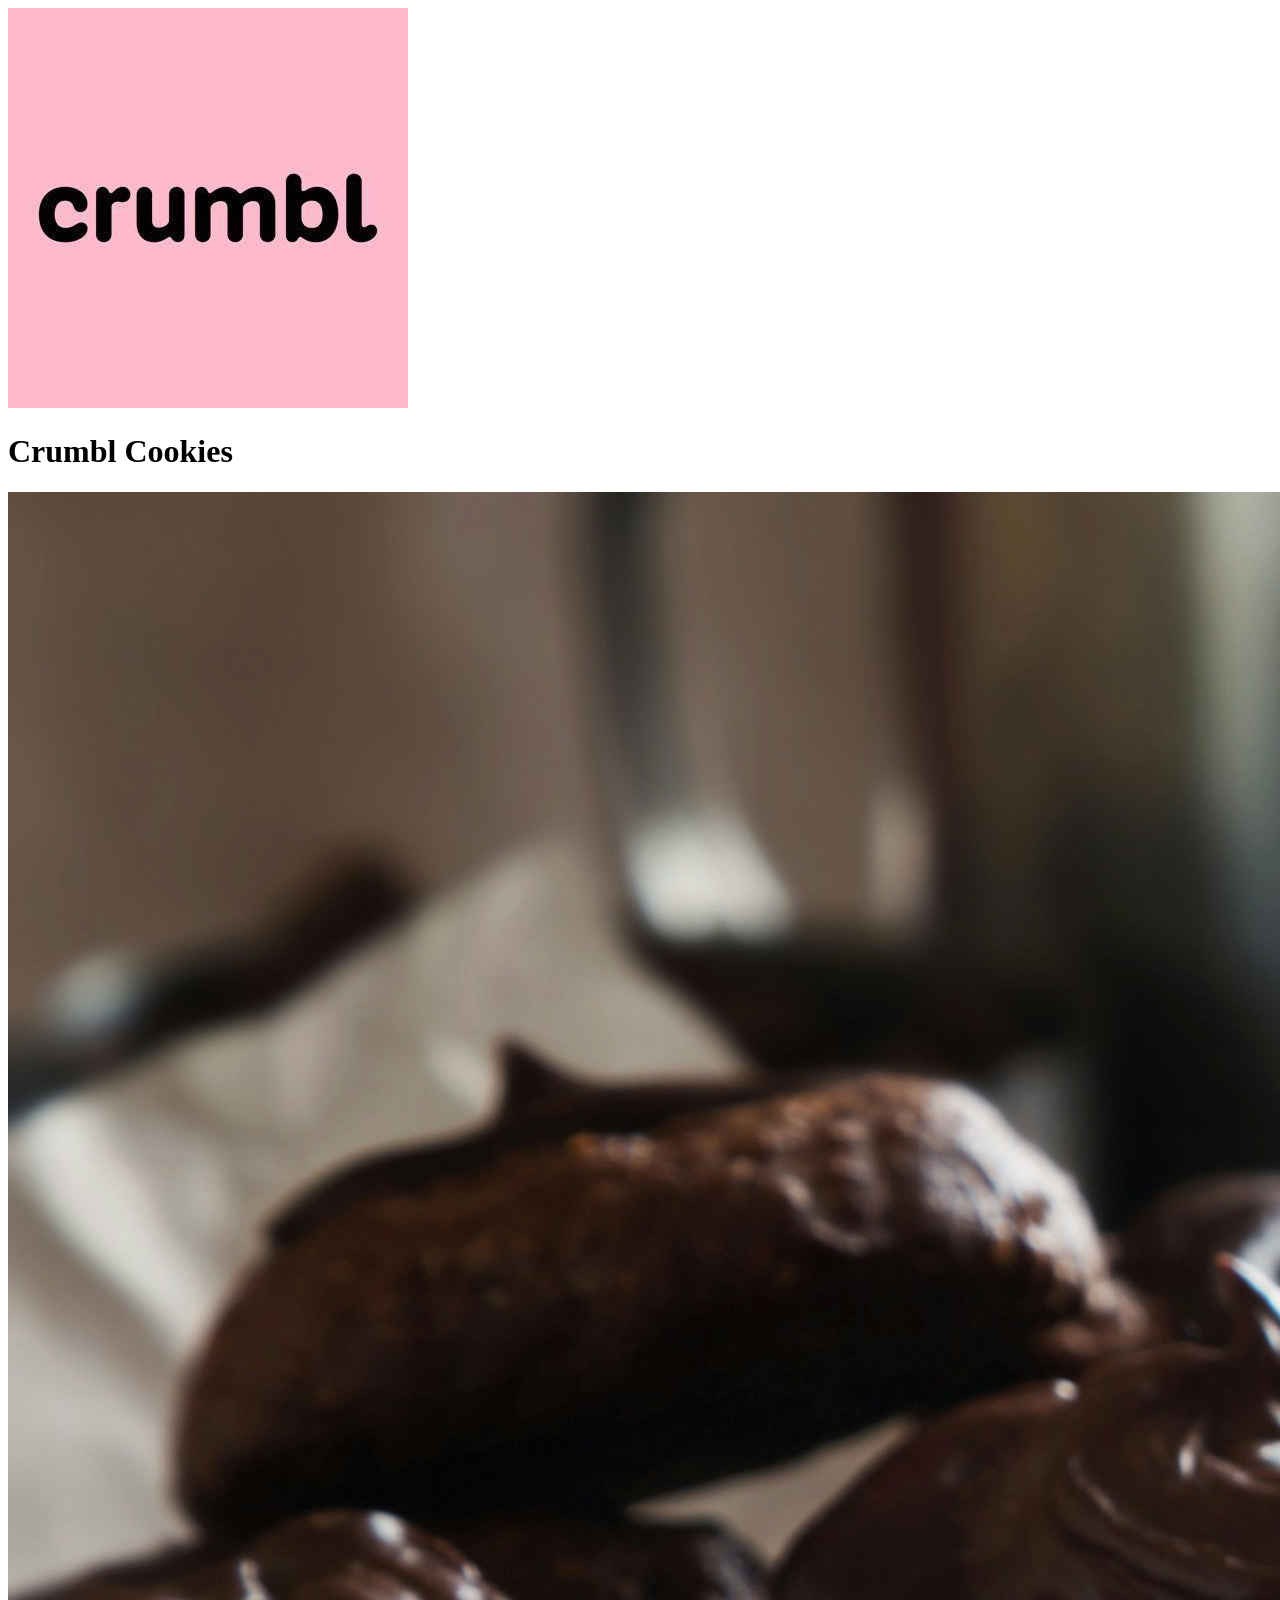
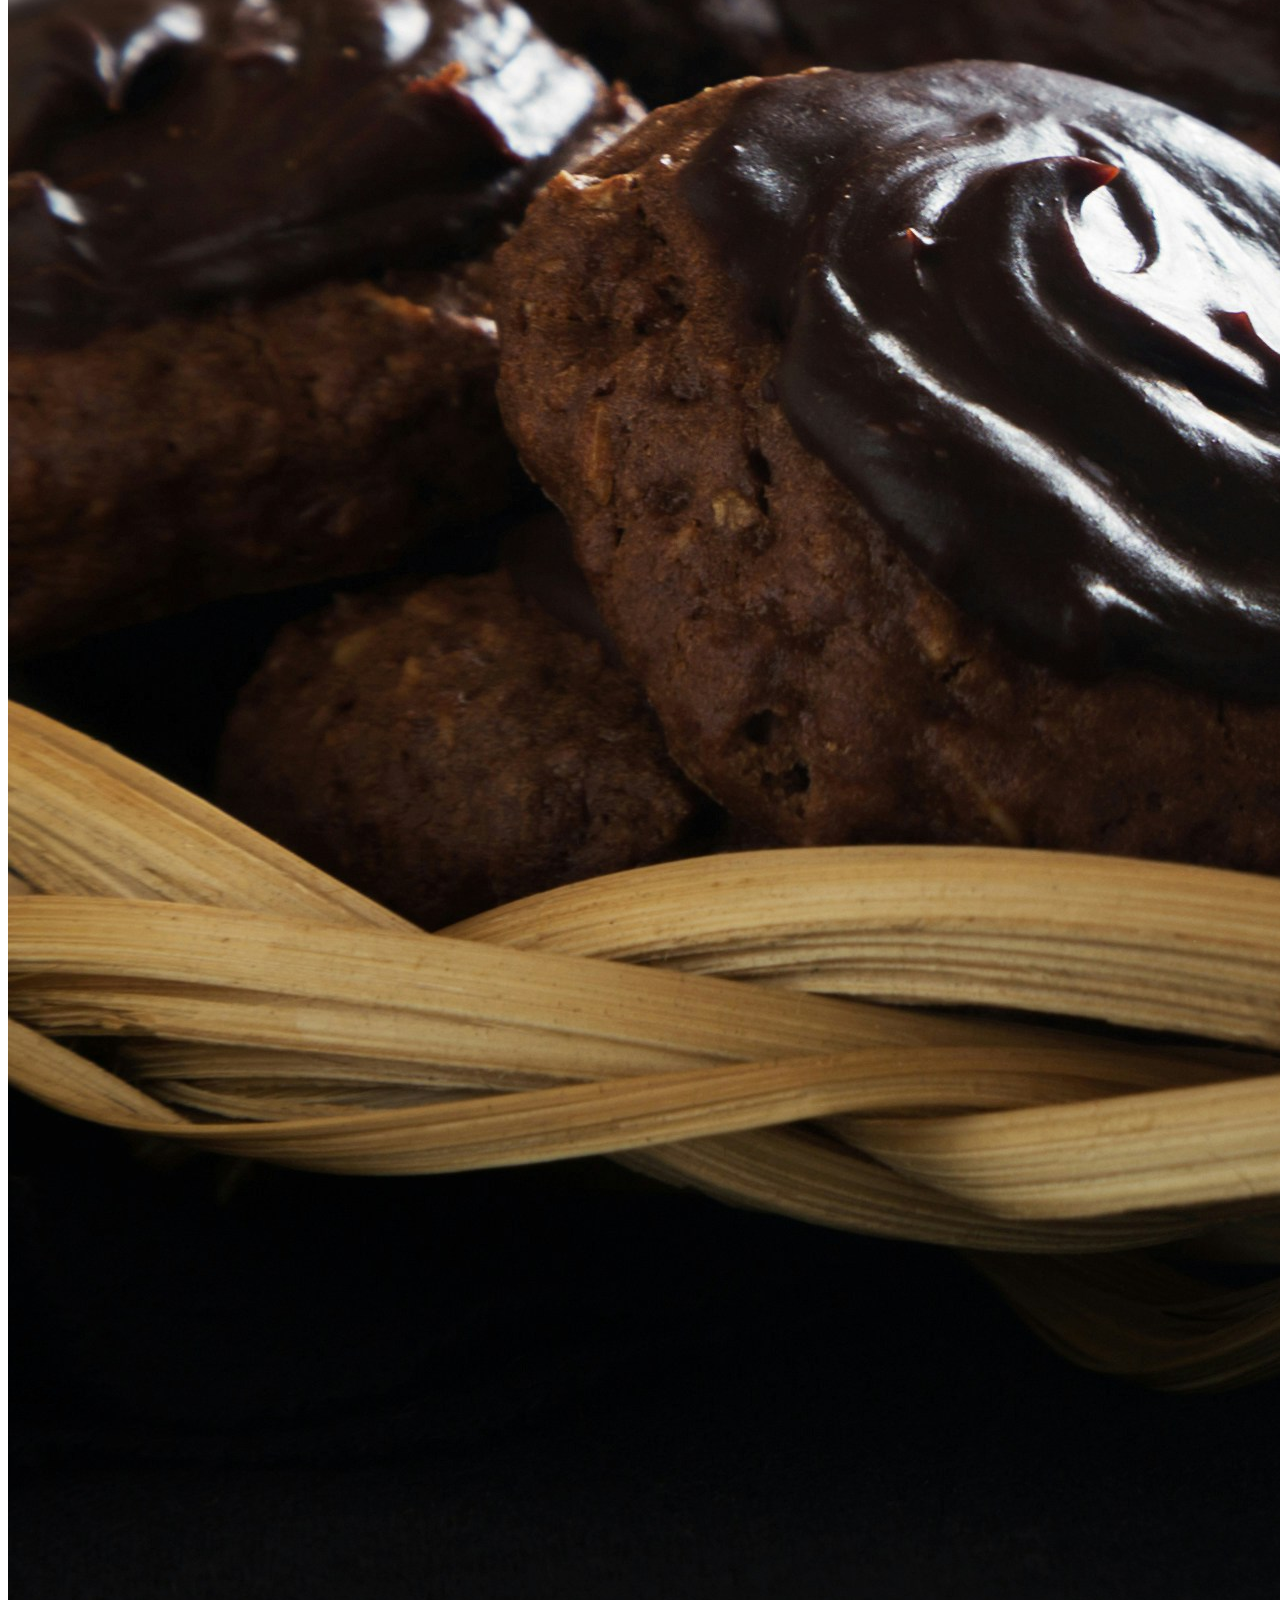
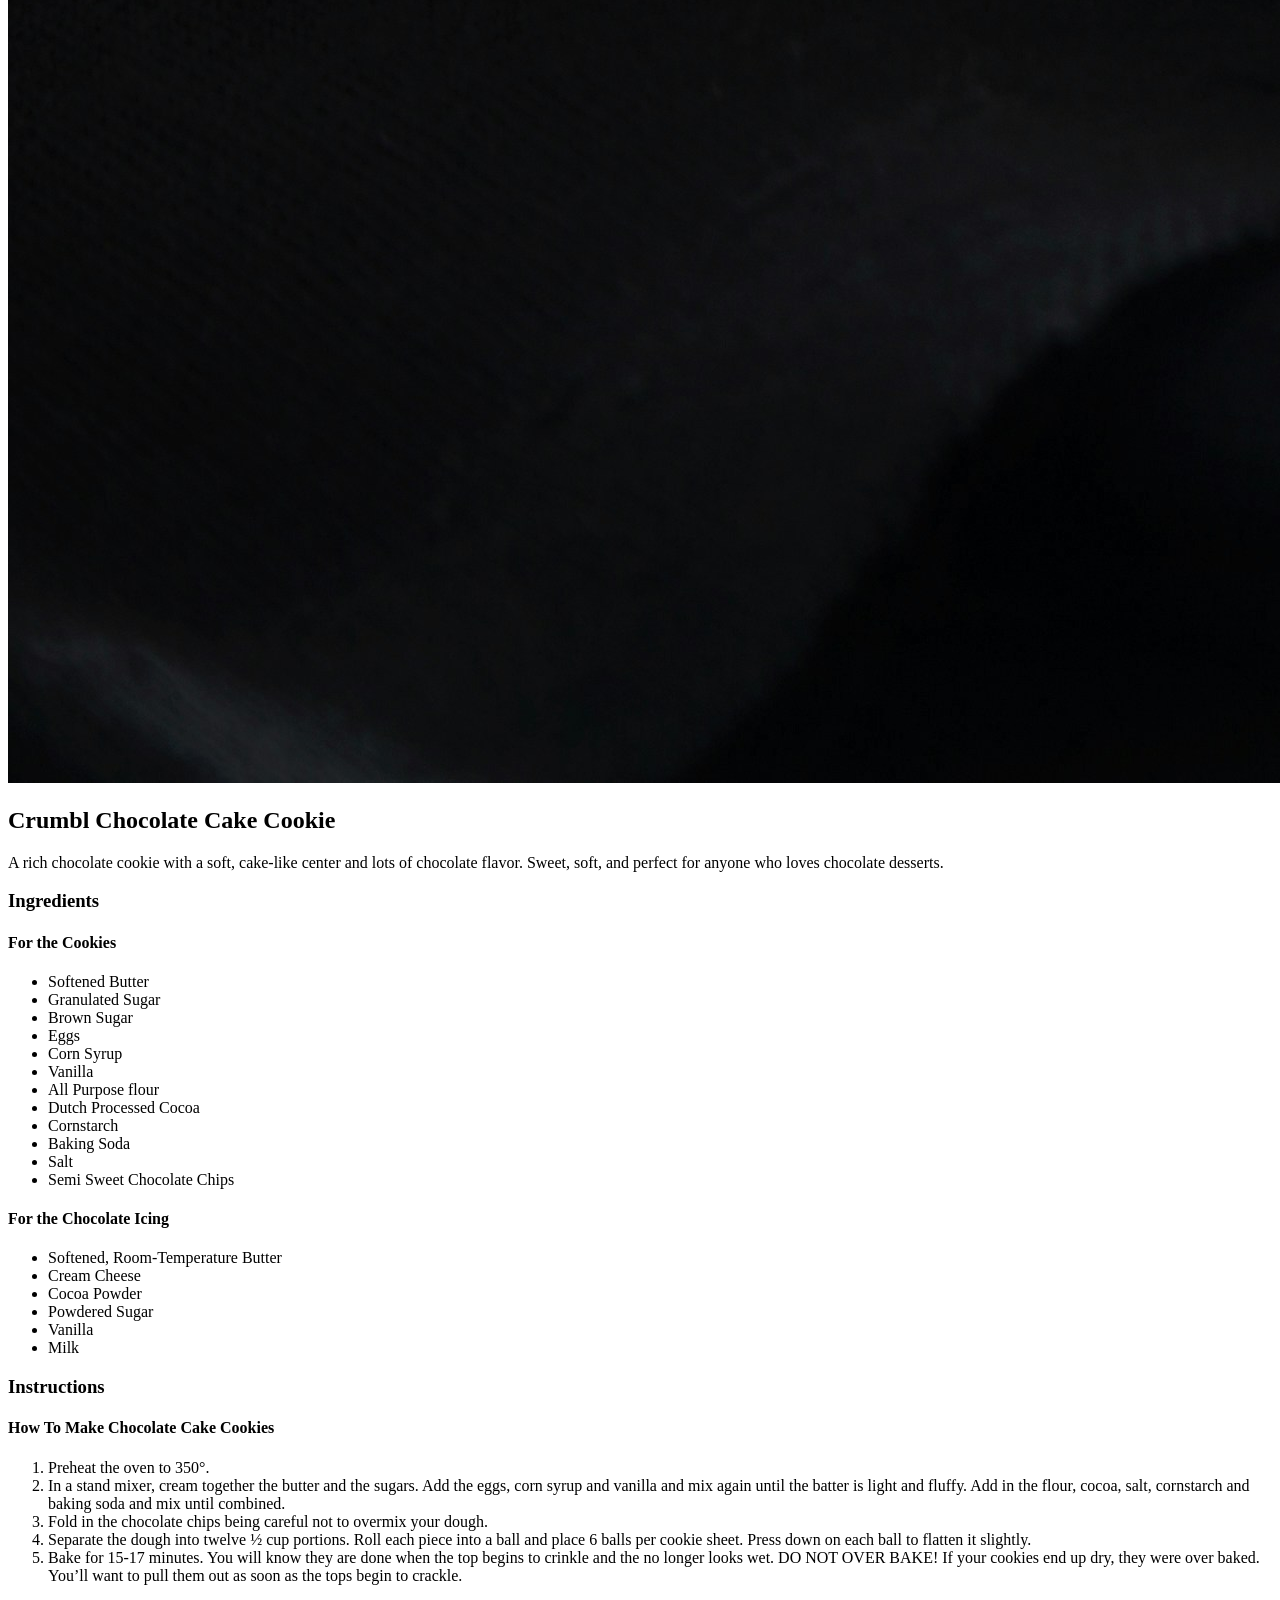
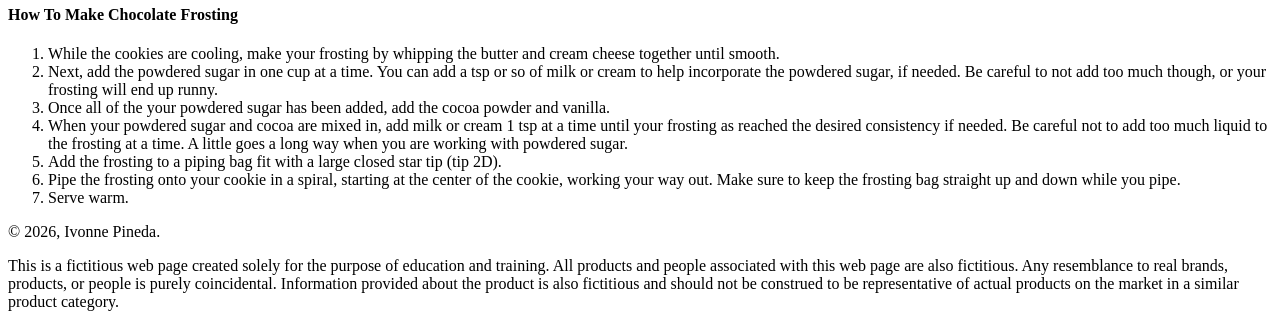
<file: gra1750p2IvonnePineda2026/index.html>
<!doctype html>
<html>
<head>
<meta charset="utf-8">
<title>Crumbl Chocolate Cake Cookie | Ivonne Pineda, 2026</title>
</head>

<body>
	<wrapper>
		<header>
			<img src="mainlogo.jpg" class="logo" alt="Crumbl Cookie Logo" />
			<h1>Crumbl Cookies</h1>
		</header>
		
		<main>
			<img src="banner.jpg" class="banner" alt="Chocolate Frosted Cookie" />
			<h2>Crumbl Chocolate Cake Cookie</h2>
			<p>A rich chocolate cookie with a soft, cake-like center and lots of chocolate flavor. Sweet, soft, and perfect for anyone who loves chocolate desserts.</p>
			<section>
				<h3>Ingredients</h3>
				<h4>For the Cookies</h4>
			<ul>
				<li>Softened Butter</li>
				<li>Granulated Sugar</li>
				<li>Brown Sugar</li>
				<li>Eggs</li>
				<li>Corn Syrup</li>
				<li>Vanilla</li>
				<li>All Purpose flour</li>
				<li>Dutch Processed Cocoa</li>
				<li>Cornstarch</li>
				<li>Baking Soda</li>
				<li>Salt</li>
				<li>Semi Sweet Chocolate Chips</li>
			</ul>
				<h4>For the Chocolate Icing</h4>
			<ul>
				<li>Softened, Room-Temperature Butter</li>
				<li>Cream Cheese</li>
				<li>Cocoa Powder</li>
				<li>Powdered Sugar</li>
				<li>Vanilla</li>
				<li>Milk</li>
			</ul>
			</section>
			<section>
				<h3>Instructions</h3>
				<h4>How To Make Chocolate Cake Cookies</h4>
			<ol>
				 <li>Preheat the oven to 350&deg;.</li>
				 <li>In a stand mixer, cream together the butter and the sugars. Add the eggs, corn syrup and vanilla and mix again until the batter is light and fluffy. Add in the flour, cocoa, salt, cornstarch and baking soda and mix until combined.</li>
				 <li>Fold in the chocolate chips being careful not to overmix your dough.</li>
				<li>Separate the dough into twelve &frac12; cup portions. Roll each piece into a ball and place 6 balls per cookie sheet. Press down on each ball to flatten it slightly.</li>
				<li>Bake for 15-17 minutes. You will know they are done when the top begins to crinkle and the no longer looks wet. DO NOT OVER BAKE! If your cookies end up dry, they were over baked. You’ll want to pull them out as soon as the tops begin to crackle.</li>
				
			</ol>
				<h4>How To Make Chocolate Frosting</h4>
				<ol>
				 <li>While the cookies are cooling, make your frosting by whipping the butter and cream cheese together until smooth.</li>
				 <li>Next, add the powdered sugar in one cup at a time. You can add a tsp or so of milk or cream to help incorporate the powdered sugar, if needed. Be careful to not add too much though, or your frosting will end up runny.</li>
				 <li>Once all of the your powdered sugar has been added, add the cocoa powder and vanilla.</li>
				 <li>When your powdered sugar and cocoa are mixed in, add milk or cream 1 tsp at a time until your frosting as reached the desired consistency if needed. Be careful not to add too much liquid to the frosting at a time. A little goes a long way when you are working with powdered sugar. </li>
				 <li>Add the frosting to a piping bag fit with a large closed star tip (tip 2D).</li>
				 <li>Pipe the frosting onto your cookie in a spiral, starting at the center of the cookie, working your way out. Make sure to keep the frosting bag straight up and down while you pipe.</li>
				 <li>Serve warm.</li>
				</ol>
			</section>
		</main>
		
		<footer>
			<p>&copy; 2026, Ivonne Pineda.</p>
<p>This is a fictitious web page created solely for the purpose of education and training. All products and people associated with this web page are also fictitious. Any resemblance to real brands, products, or people is purely coincidental. Information provided about the product is also fictitious and should not be construed to be representative of actual products on the market in a similar product category.</p>
		</footer>
	</wrapper>
</body>
</html>
</file>
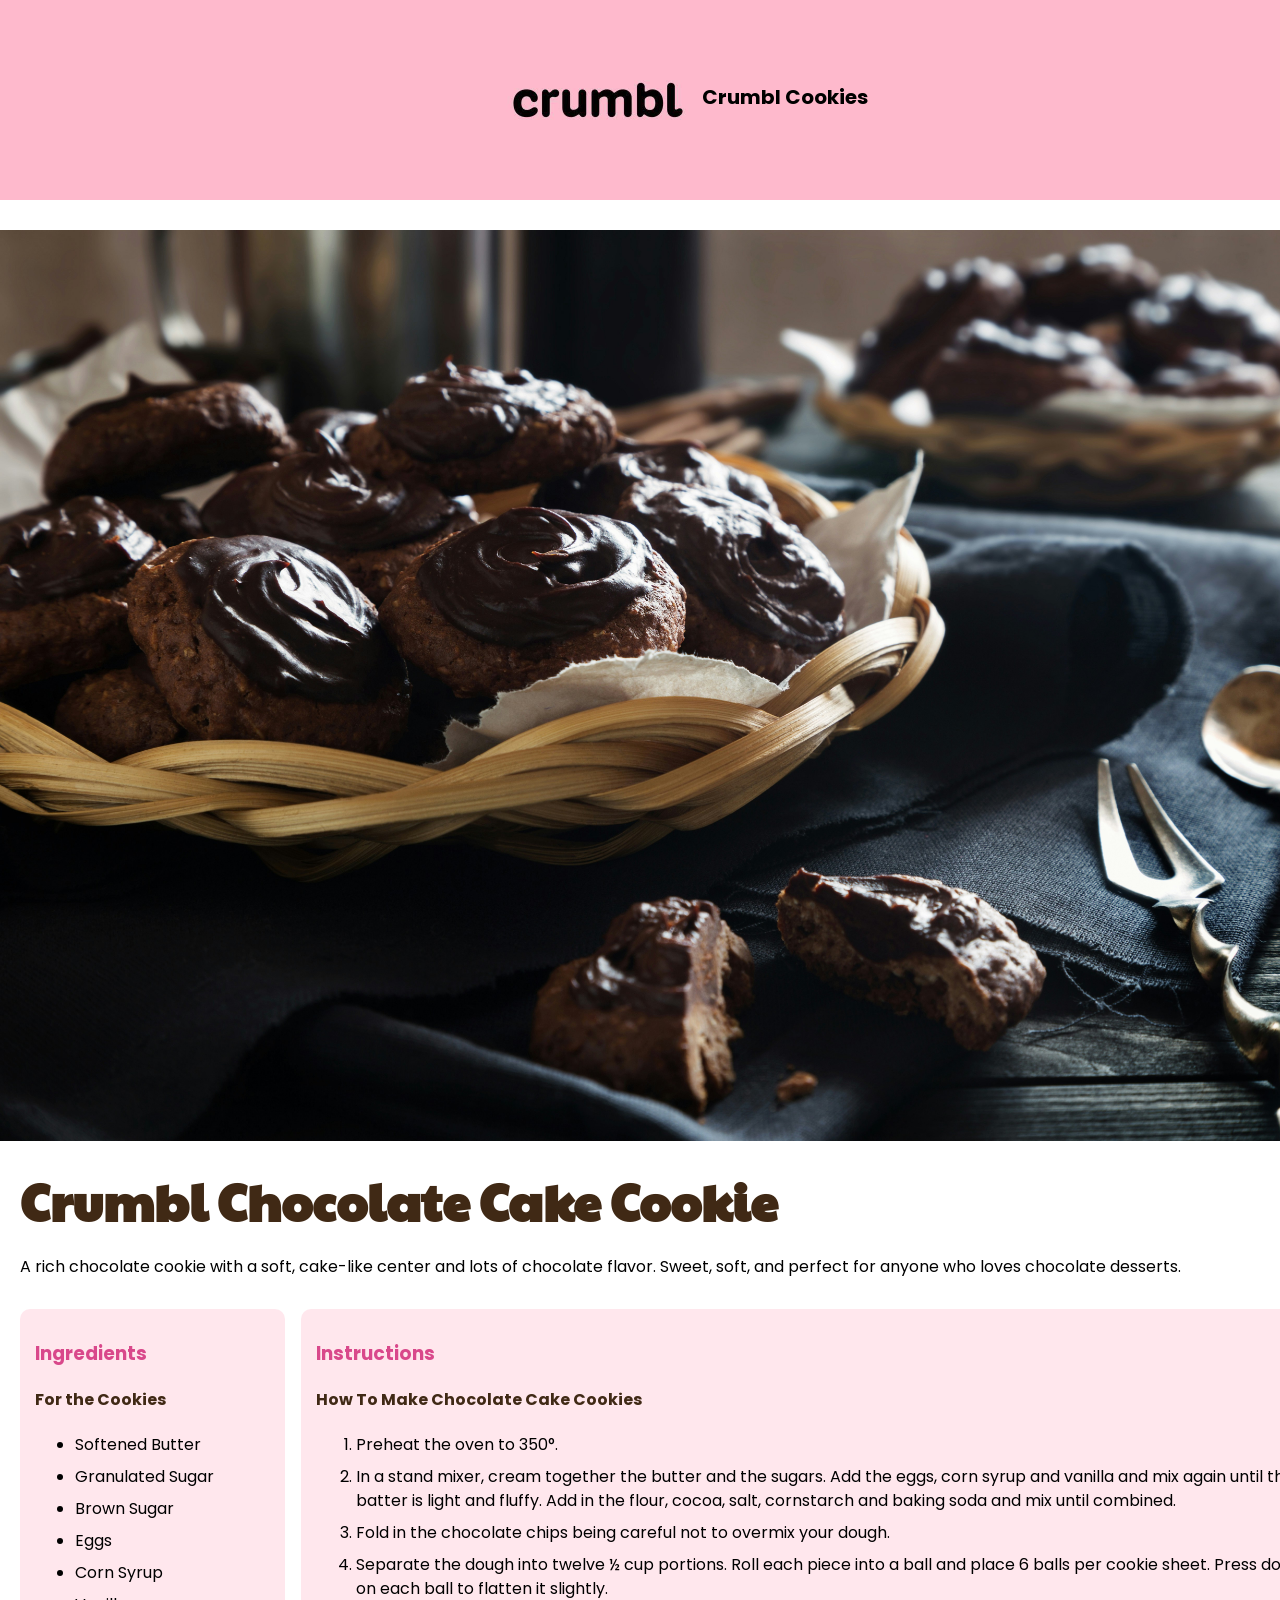
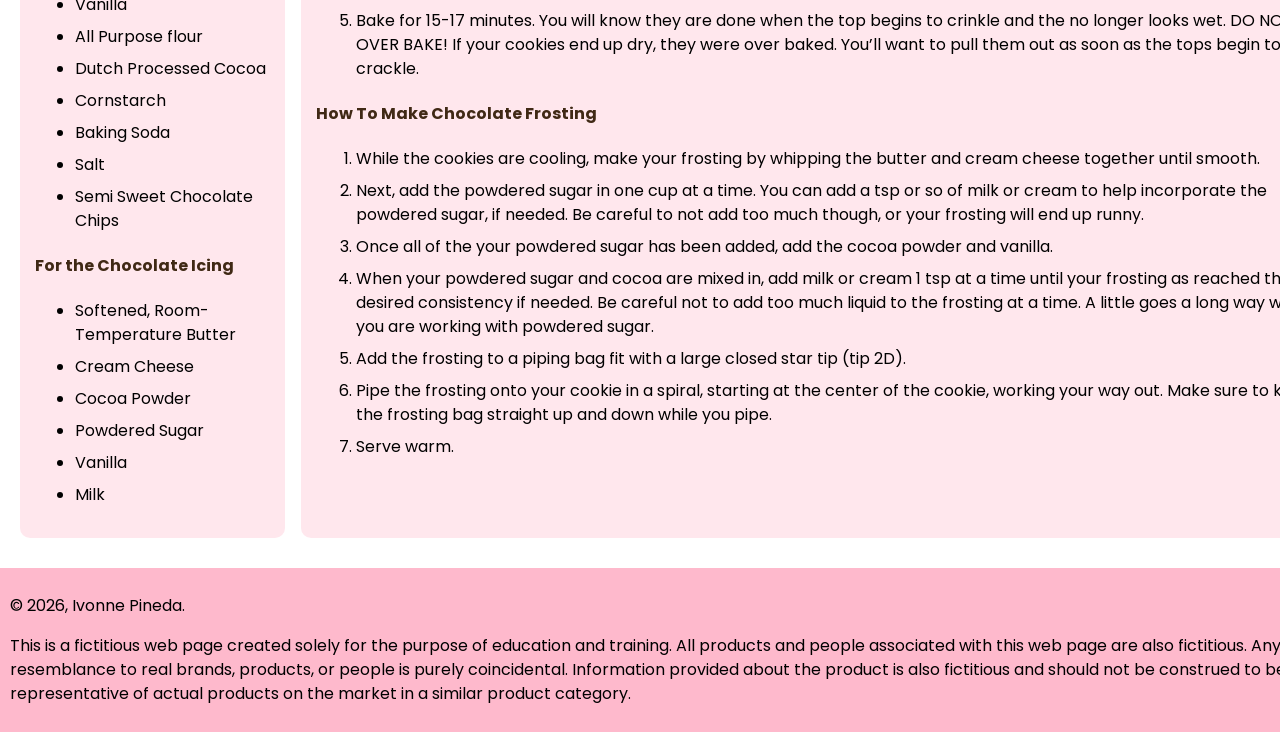
<file: gra1750p3IvonnePineda2026/index.html>
<!doctype html>
<html>
<head>
<meta charset="utf-8">
<title>Crumbl Chocolate Cake Cookie | Ivonne Pineda, 2026</title>
	
	<link href="https://fonts.googleapis.com/css2?family=Poppins:ital,wght@0,100;0,200;0,300;0,400;0,500;0,600;0,700;0,800;0,900;1,100;1,200;1,300;1,400;1,500;1,600;1,700;1,800;1,900&family=Yeseva+One&display=swap" rel="stylesheet">

<link href="https://fonts.googleapis.com/css2?family=Paytone+One&display=swap" rel="stylesheet">	
	<style>
	
body {
    margin: 0;
	 font-family: "Poppins", sans-serif;
	    line-height: 150%;
	background-size: 900px;
	background-image: url("Cookies_pattern.png");
		}
		
	wrapper {
    width: 1366px;
    display: block;
    margin: auto;
	background-color: white;
}
h1 {
font-family: "Poppins", sans-serif;
font-size: 20px;
display: inline;	
}
	h2{
	  color: #402915;
	  font-size: 50px;
	  font-family: "paytone one", sans-serif;
	  margin-left: 20px;
		} 
		main p {
			    margin-left: 20px;
			    margin-bottom: 30px;
		}
h3 {
    color: #D9488B;
	
}
	h4 {
    color: #402915;
}
.logo {
    vertical-align: middle;
    width: 200px;
}
header {
    text-align: center;
    background-color: #FEB9CC;
}
.banner {
    width: 100%;
	margin-top: 30px;
}
.container {
display:grid;
grid-template-columns: 20% 78%;
gap: 16px;
	margin-left: 20px;
    margin-right: 20px;
}
	li{
		margin-bottom: 8px;
	} 
	section {
    padding: 15px;
    border-radius: 10px;
    background-color: rgba(254, 185, 204, 0.35);
    margin-bottom: 30px;
}
	
	footer{
		background-color: #FEB9CC;
		padding: 10px;
		margin: auto;
	}
</style>
</head>

<body>
<wrapper>
  <header> <img src="mainlogo.jpg" class="logo" alt="Crumbl Cookie Logo" />
    <h1>Crumbl Cookies</h1>
  </header>
  <main> <img src="banner.jpg" class="banner" alt="Chocolate Frosted Cookie" />
    <h2>Crumbl Chocolate Cake Cookie</h2>
    <p>A rich chocolate cookie with a soft, cake-like center and lots of chocolate flavor. Sweet, soft, and perfect for anyone who loves chocolate desserts.</p>
    <div class="container">
			
    <section>
      <h3>Ingredients</h3>
      <h4>For the Cookies</h4>
      <ul>
        <li>Softened Butter</li>
        <li>Granulated Sugar</li>
        <li>Brown Sugar</li>
        <li>Eggs</li>
        <li>Corn Syrup</li>
        <li>Vanilla</li>
        <li>All Purpose flour</li>
        <li>Dutch Processed Cocoa</li>
        <li>Cornstarch</li>
        <li>Baking Soda</li>
        <li>Salt</li>
        <li>Semi Sweet Chocolate Chips</li>
      </ul>
      <h4>For the Chocolate Icing</h4>
      <ul>
        <li>Softened, Room-Temperature Butter</li>
        <li>Cream Cheese</li>
        <li>Cocoa Powder</li>
        <li>Powdered Sugar</li>
        <li>Vanilla</li>
        <li>Milk</li>
      </ul>
    </section>
    <section>
      <h3>Instructions</h3>
      <h4>How To Make Chocolate Cake Cookies</h4>
      <ol>
        <li>Preheat the oven to 350&deg;.</li>
        <li>In a stand mixer, cream together the butter and the sugars. Add the eggs, corn syrup and vanilla and mix again until the batter is light and fluffy. Add in the flour, cocoa, salt, cornstarch and baking soda and mix until combined.</li>
        <li>Fold in the chocolate chips being careful not to overmix your dough.</li>
        <li>Separate the dough into twelve &frac12; cup portions. Roll each piece into a ball and place 6 balls per cookie sheet. Press down on each ball to flatten it slightly.</li>
        <li>Bake for 15-17 minutes. You will know they are done when the top begins to crinkle and the no longer looks wet. DO NOT OVER BAKE! If your cookies end up dry, they were over baked. You’ll want to pull them out as soon as the tops begin to crackle.</li>
      </ol>
      <h4>How To Make Chocolate Frosting</h4>
      <ol>
        <li>While the cookies are cooling, make your frosting by whipping the butter and cream cheese together until smooth.</li>
        <li>Next, add the powdered sugar in one cup at a time. You can add a tsp or so of milk or cream to help incorporate the powdered sugar, if needed. Be careful to not add too much though, or your frosting will end up runny.</li>
        <li>Once all of the your powdered sugar has been added, add the cocoa powder and vanilla.</li>
        <li>When your powdered sugar and cocoa are mixed in, add milk or cream 1 tsp at a time until your frosting as reached the desired consistency if needed. Be careful not to add too much liquid to the frosting at a time. A little goes a long way when you are working with powdered sugar. </li>
        <li>Add the frosting to a piping bag fit with a large closed star tip (tip 2D).</li>
        <li>Pipe the frosting onto your cookie in a spiral, starting at the center of the cookie, working your way out. Make sure to keep the frosting bag straight up and down while you pipe.</li>
        <li>Serve warm.</li>
      </ol>
    </section>
    </div>
  </main>
  <footer>
    <p>&copy; 2026, Ivonne Pineda.</p>
    <p>This is a fictitious web page created solely for the purpose of education and training. All products and people associated with this web page are also fictitious. Any resemblance to real brands, products, or people is purely coincidental. Information provided about the product is also fictitious and should not be construed to be representative of actual products on the market in a similar product category.</p>
  </footer>
</wrapper>
</body>
</html>
</file>
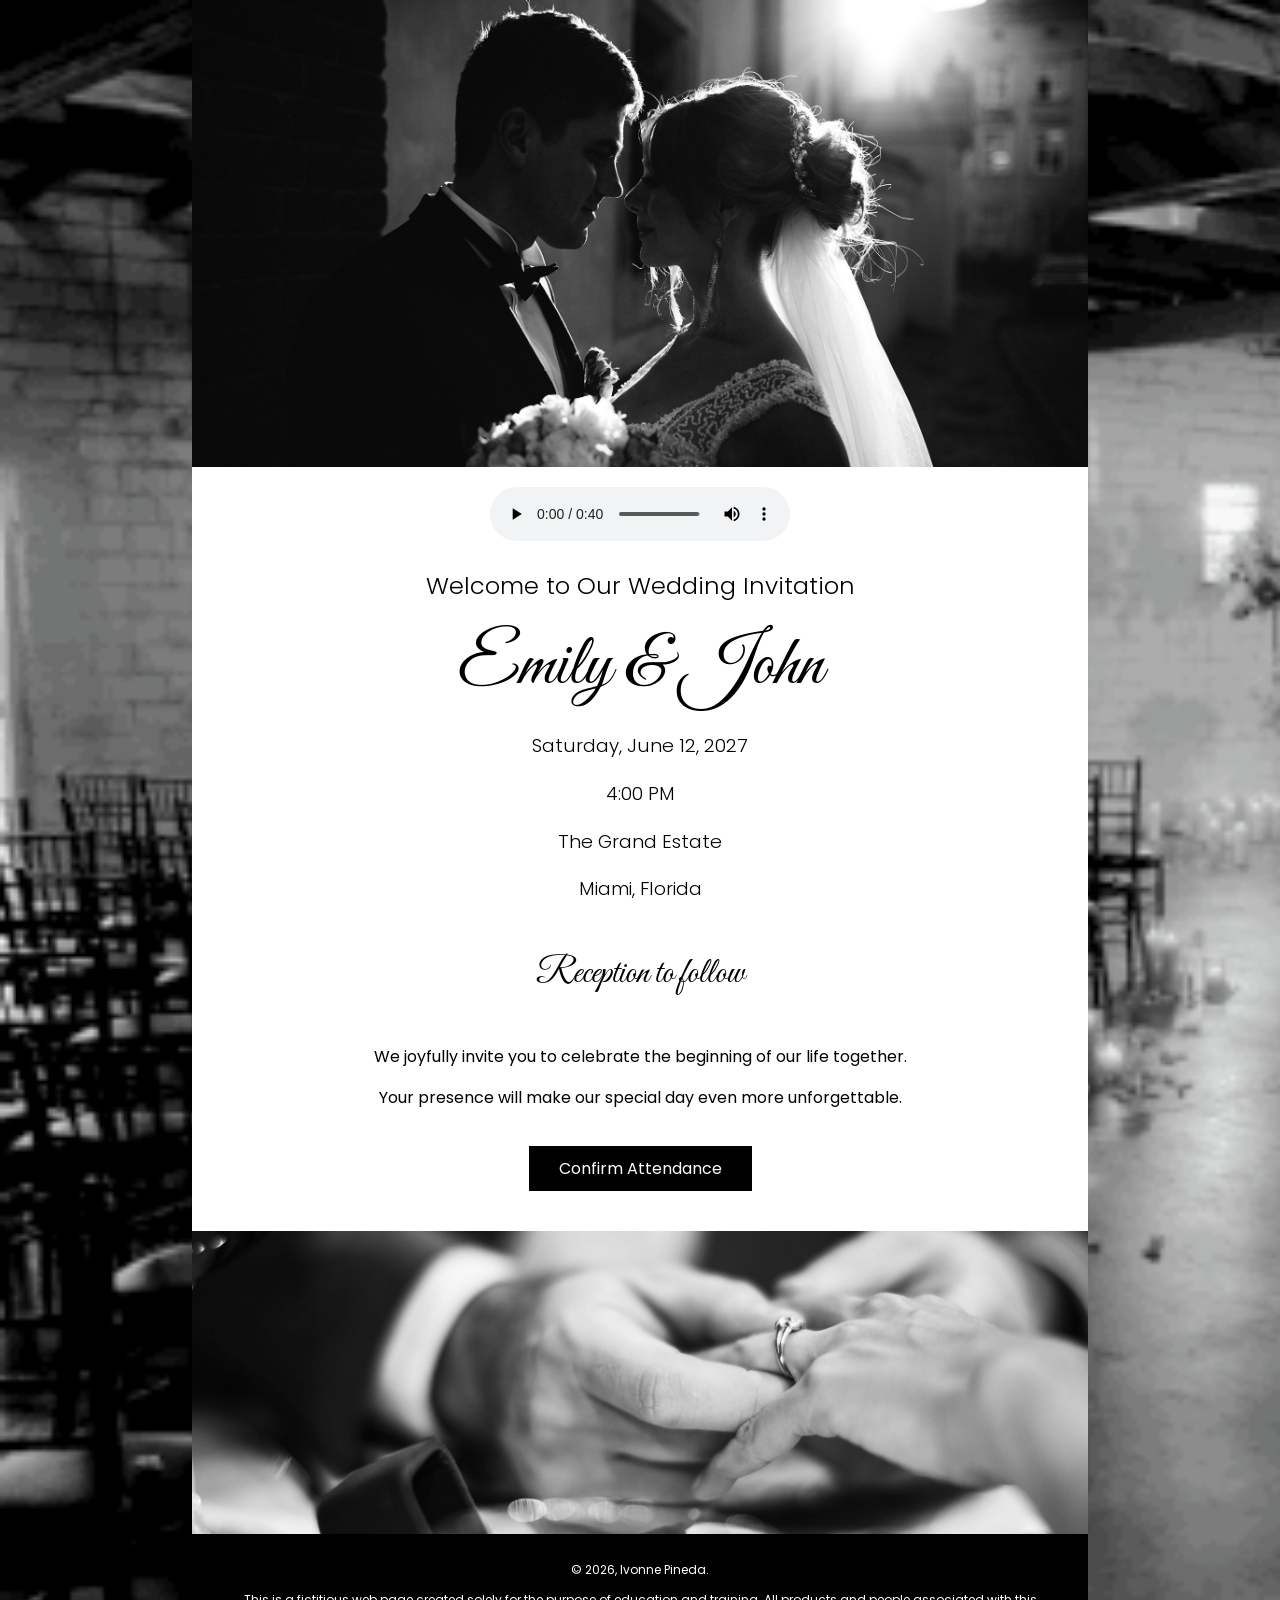
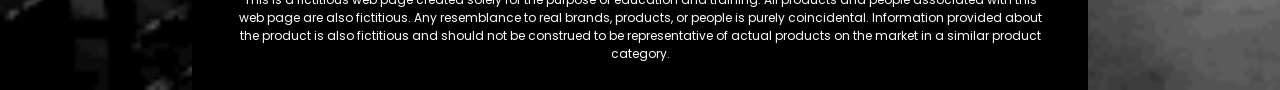
<file: gra1750p4IvonnePineda2026/index.html>
<!doctype html>
<html>
<head>
<meta charset="utf-8">
<title>Invitation to a Wedding | Ivonne Pineda, 2026</title>
	
<link rel="preconnect" href="https://fonts.googleapis.com">
<link rel="preconnect" href="https://fonts.gstatic.com" crossorigin>
<link href="https://fonts.googleapis.com/css2?family=Great+Vibes&family=Poppins:ital,wght@0,100;0,200;0,300;0,400;0,500;0,600;0,700;0,800;0,900;1,100;1,200;1,300;1,400;1,500;1,600;1,700;1,800;1,900&display=swap" rel="stylesheet">
	
	<style>
		body{
	    margin: 0;
		background-color: white;
        font-family: "Poppins", sans-serif;
	    text-align: center;
		background-image: url("wedding.gif");
		background-repeat: no-repeat;
		background-size: cover;
		}
		.banner {
        display: block;
        width: 100%;
        height: auto;
        }
		.ring {
	    display: block;
        width: 100%;
        height: auto;	
		}
		wrapper {
        width: 70%;
		display: block;
		margin: auto;
	    background-color: white;
		}
		main {
        padding: 20px;
        }
		h2{
        font-family: "Poppins", sans-serif;
		font-weight: 300;
		}
		h1{
        font-family: "Great Vibes", cursive;
	    color: black;
		font-weight: 400;
	    font-size: 72px;
		background-clip: text;
		background-position: left;
		margin: 0;
		}
		h3{
		font-family: "Poppins", sans-serif;
		font-weight: 300;	
		}
		h4{
		font-family: "Great Vibes", cursive;
        font-size: 36px;
        font-weight: 500;
		}
  
		.rsvp {
       display: inline-block;
       background-color: black;
       color: white;
       padding: 10px 30px;
       text-decoration: none;
       margin-top: 20px;
       margin-bottom: 20px;
        }
       .rsvp:hover {
       background-color: gray;
       } 
	   footer{
		background-color: black;
		font-size: 12px;
		color: white;
		margin: auto;
        padding: 15px 40px;
	    width: 70%;
		box-sizing: border-box;	
		}
	</style>
	
</head>

<body>
			   
			<wrapper>
				
			

				<header>
					<img src= "main_banner.jpg" class="banner" alt= "Wedding Banner">
				</header>
				<main>
				<audio controls loop>
                <source src="wedding_music.mp3" type="audio/mpeg">
                </audio>

					<h2>Welcome to Our Wedding Invitation</h2>
					<h1>Emily &amp; John</h1>
					<h3> Saturday, June 12, 2027</h3>
					<h3>4:00 PM</h3>
					<h3>The Grand Estate</h3>
					<h3>Miami, Florida</h3>
					<h4> Reception to follow</h4>
					<p> We joyfully invite you to celebrate the beginning of our life together.</p>
                    <p> Your presence will make our special day even more unforgettable.</p>
					<a href="mailto:elizapineda99@gmail.com" class="rsvp">Confirm Attendance</a>
				</main>
				<img src= "ring.jpg" class="ring" alt= "wedding rings">
				
			</wrapper>
			<footer>
	<p>&copy; 2026, Ivonne Pineda.</p>
    <p>This is a fictitious web page created solely for the purpose of education and training. All products and people associated with this web page are also fictitious. Any resemblance to real brands, products, or people is purely coincidental. Information provided about the product is also fictitious and should not be construed to be representative of actual products on the market in a similar product category.</p>
	        </footer>
</body>
</html>
</file>
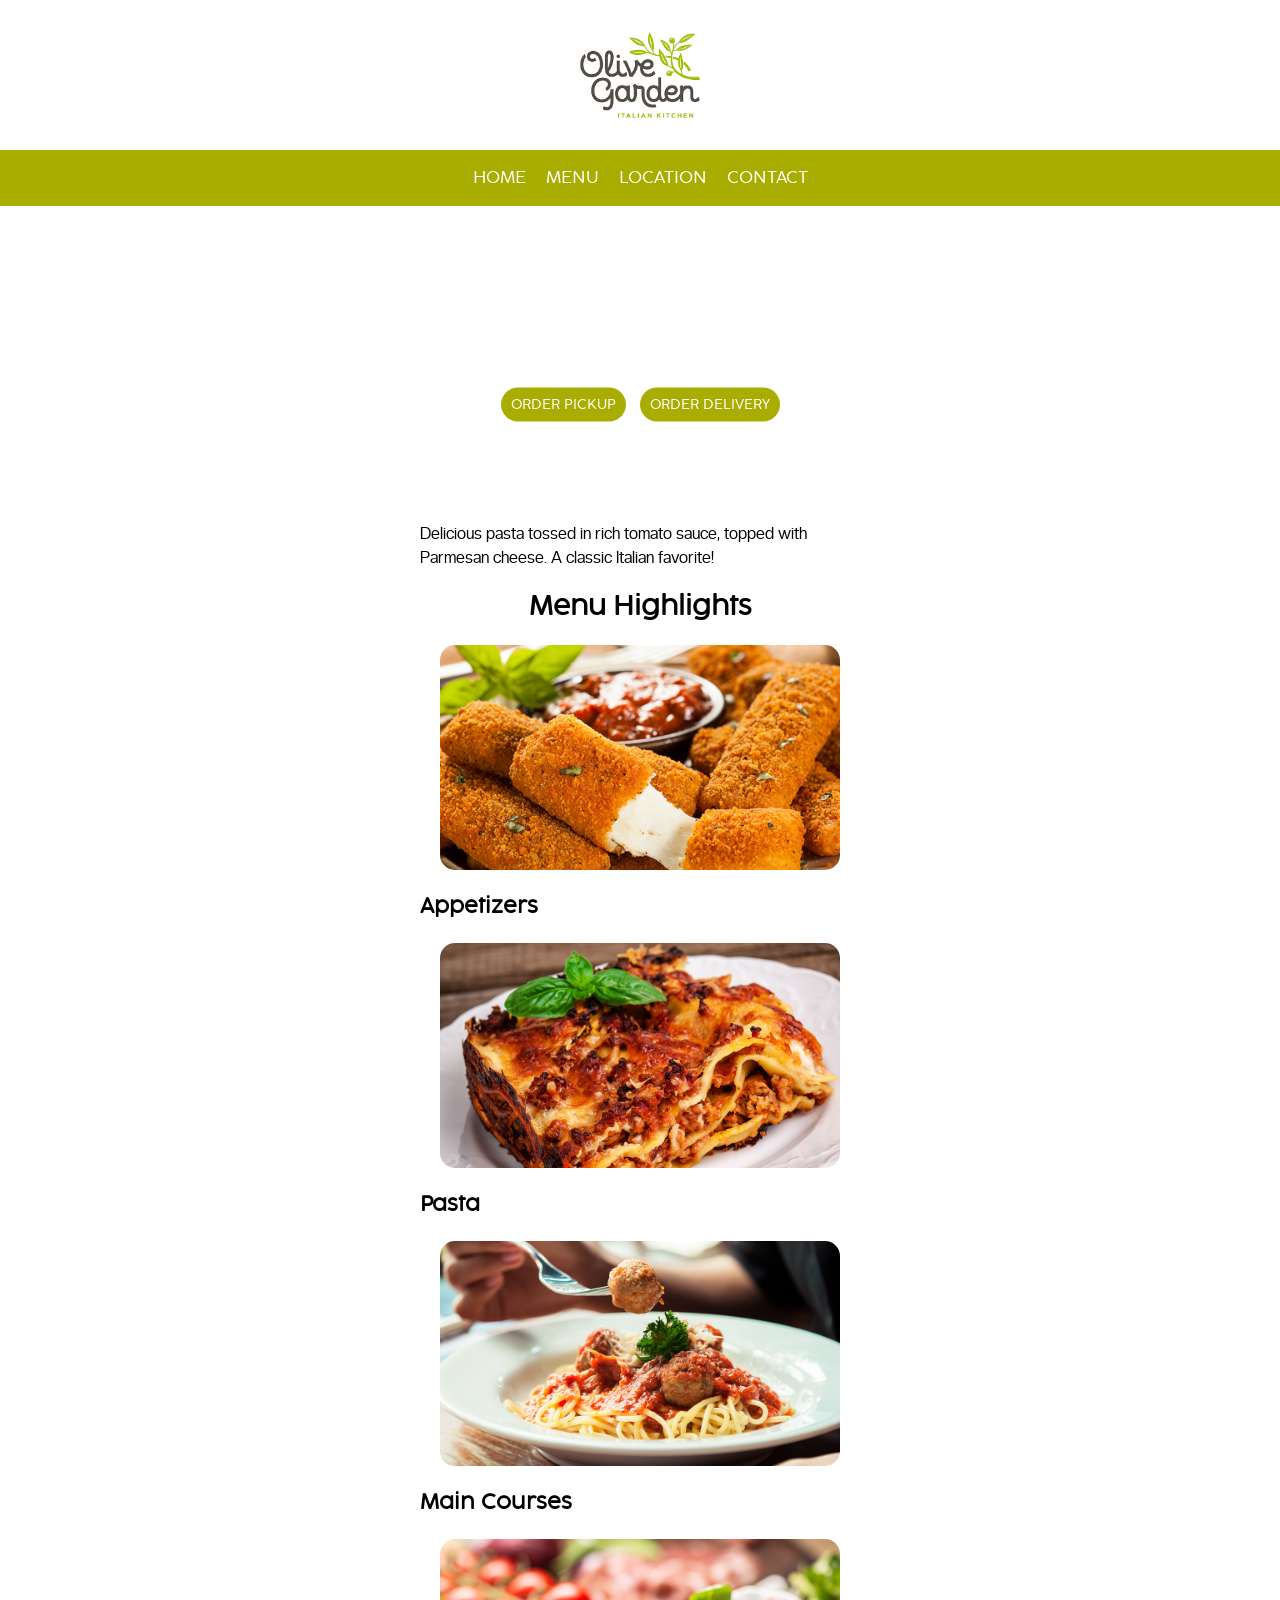
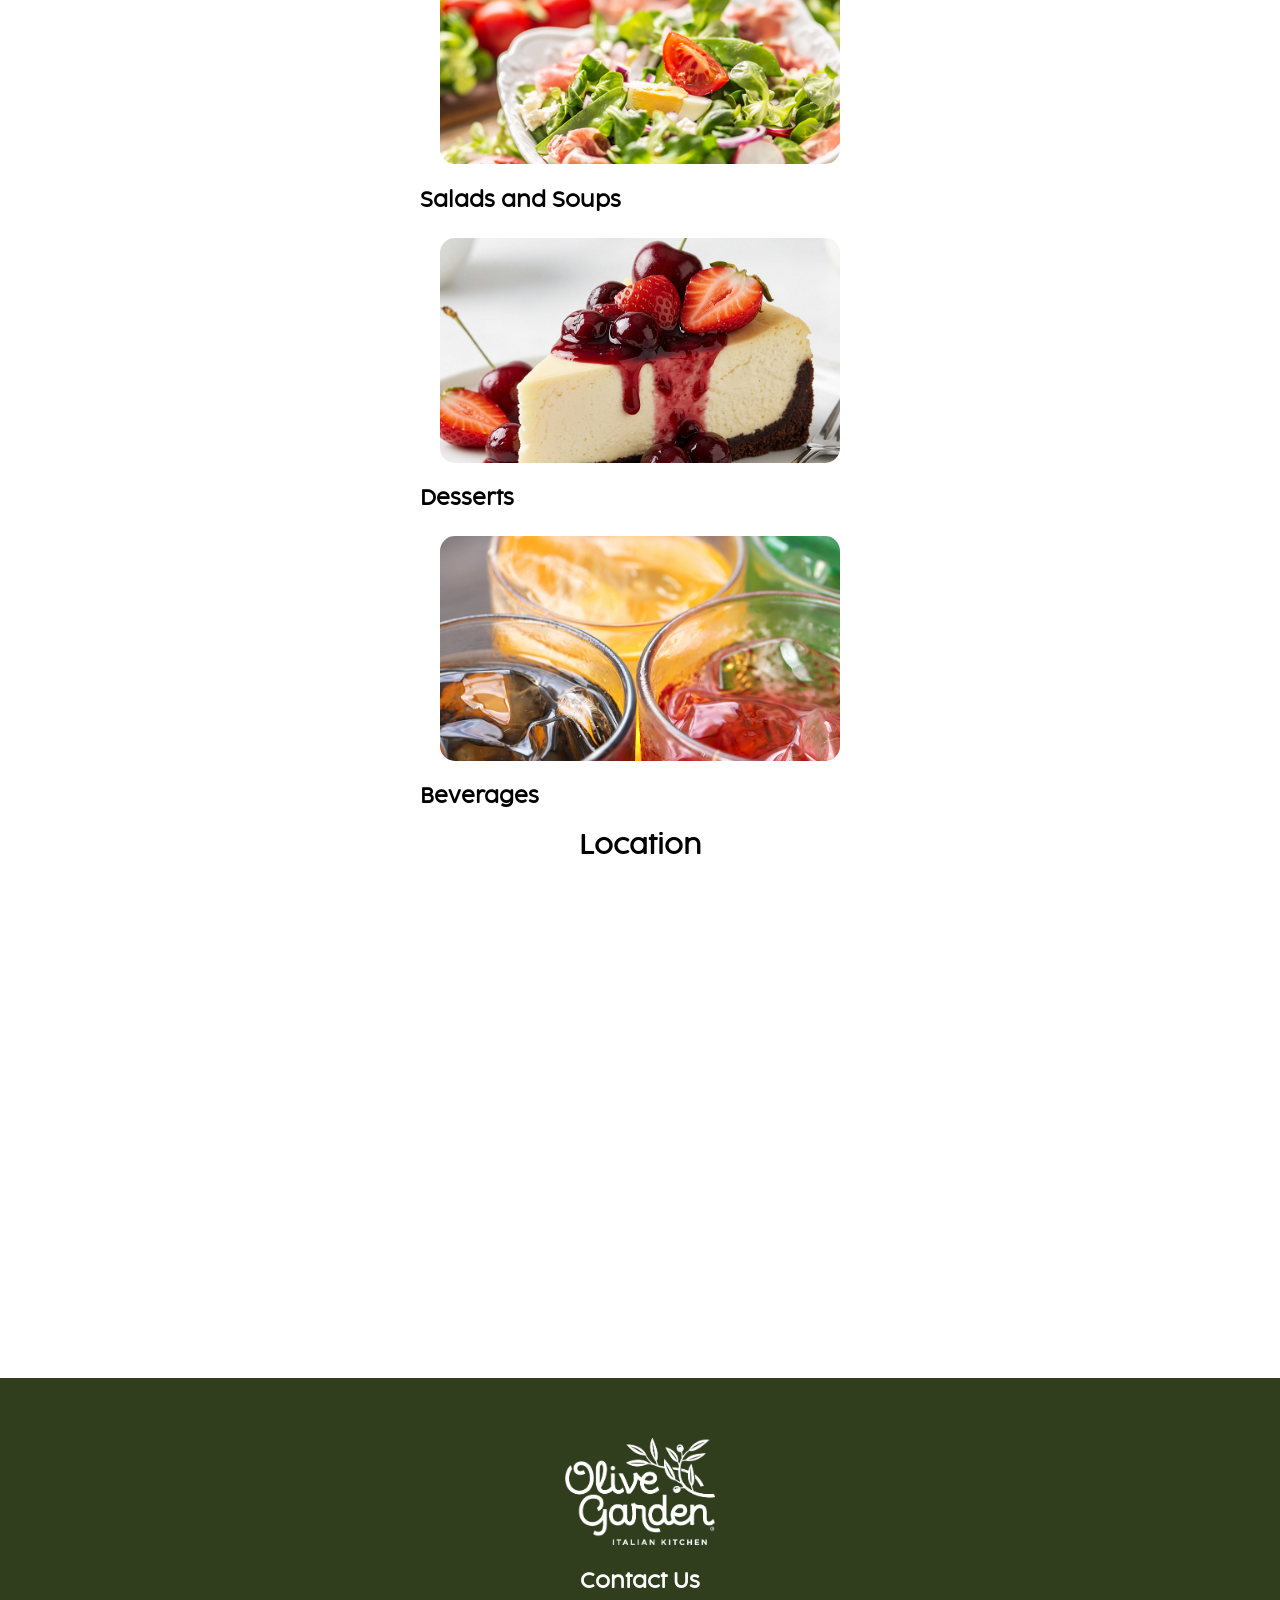
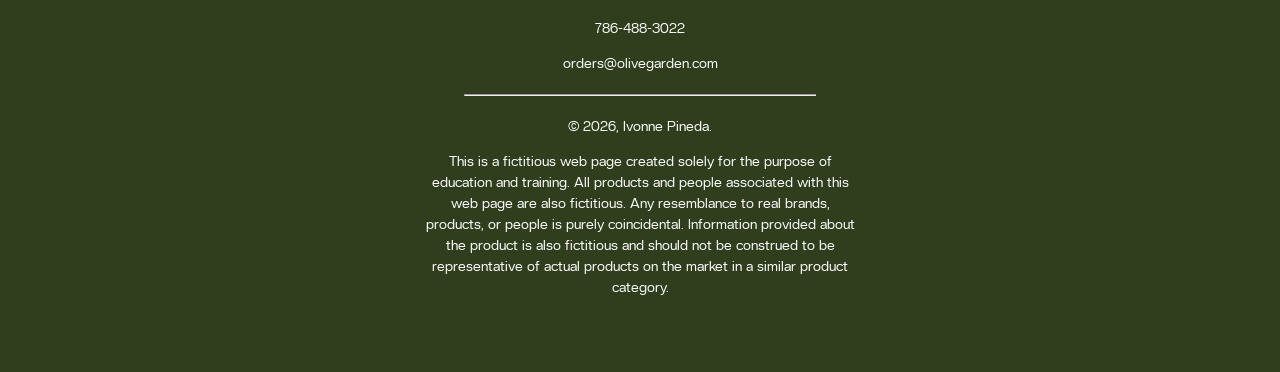
<file: gra1750p5IvonnePineda2026/index.html>
<!doctype html>
<html>
<head>
<meta charset="utf-8">
<meta name="viewport" content="width=device-width, initial-scale=1.0">
<meta name="format-detection" content="telephone=no">
<title>Olive Garden | Ivonne Pineda, 2026</title>
	
	

    <style>
		
	@font-face {
    font-family: 'cocogooseprotriallight';
    src: url('cocogoose-pro-light-trial-webfont.woff2') format('woff2'),
    url('cocogoose-pro-light-trial-webfont.woff') format('woff');
    font-weight: normal;
    font-style: normal;
	}
	
    @font-face {
    font-family: 'creato_displayregular';
    src: url('creatodisplay-regular-webfont.woff2') format('woff2'),
    url('creatodisplay-regular-webfont.woff') format('woff');
    font-weight: normal;
    font-style: normal;
    }
		
		.logo{
		padding: 30px;
		width: 220px;
	    box-sizing: border-box;
		margin: 0 auto;
		display: block;
		}

		nav {
        background-color: #A8AD00;
        color: white;
        text-align: center;
        padding: 20px;
	    font-family: 'cocogooseprotriallight';
        word-spacing: 15px;

        }
	    h1{
        font-family: 'cocogooseprotriallight';
	    font-weight: normal;
        margin-left: 20px;
        margin-right: 20px;
	    display: none;
		}
	    h2{
        font-family: 'cocogooseprotriallight';
  	    font-size: 35px;
	    margin-left: 20px;
        margin-right: 20px;
	    text-align: center;
	    line-height: 1.5;
		}
		p {
        padding-left: 30px;
        padding-right: 30px;
		line-height: 1.5;
        }
	    h3{
        font-family: 'cocogooseprotriallight';
	    font-size: 25px;
	    margin-left: 20px;
        margin-right: 20px;
	    text-align: center;
		}
		h4{
        font-family: 'cocogooseprotriallight';
	    margin-left: 30px;
        margin-right: 30px;
	    font-size: 20px;
		}
		body{
		margin: 0;
		background-color: white;
        font-family: 'creato_displayregular';
			
			}
		wrapper{
		width: 100%;
        max-width: 500px;
        display: block;
        margin: auto;
        background-color: rgba(255,255,255,0.50);
        padding: 0;
			}
		header{
		background-color: white; 
		}
		.banner {
		width: 100%;
        max-width: 500px;
        display: block;
        margin: auto;
        filter: brightness(85%);			
		height: 300px;
        object-fit: cover;
		}
		.hero {
        position: relative;
        }
		.hero-text {
        position: absolute;
        top: 50%;
        width: 100%;
        transform: translateY(-50%);
        text-align: center;
        color: white;
        }
        .hero-text h2 {
        line-height: 1.1;
        margin: 10px;
        }

        button {
        background-color: #A8AD00;
        color: white;
	    font-family: 'cocogooseprotriallight';
        border: none;
        border-radius: 20px;
        padding: 10px;
        margin: 5px;
        }
		button:hover {
        background-color: #5B7138;
        cursor: pointer;
        }
		.topwrapper{
        width: 100%;
        max-width: none;
        background-color: white;		
		}
		
		.menu {
        width: 85%;
        max-width: 400px;
	    height: auto;
        border-radius: 15px;
        display: block;
        margin: auto;
		}
		ul {
        padding: 0;
	    margin: 0;
		}
		ul li {
        list-style-type: none;	
		}
		
		footer{
		background-color: #303E1E;
		font-size: 14px;
		color: white;
        padding: 20px 0;
		margin: auto;
	    }
		.footer-content {
        max-width: 500px;
        margin: auto;
	    text-align: center;
		padding: 40px 0;
        }
		.footer-logo {
        width: 150px;
        height: auto;
        display: block;
        margin: 0 auto 20px;
        }
		footer hr {
        width: 70%;
        margin: 20px auto;
        border-radius: 10px;
        }
		main {
        padding-bottom: 40px;
        }
	
	</style>	
</head>

<body>
	<header>
		<wrapper class= "topwrapper" >
			<img src="Olive-garden-logo.png" class="logo" />
			<h1>Olive Garden</h1>
			
			<nav>
            <span>HOME</span>
            <span>MENU</span>
            <span>LOCATION</span>
            <span>CONTACT</span>
            </nav>
			
			</wrapper>
		</header>
	
	<wrapper>
		
		<main>
            <div class="hero">
            <video class="banner" autoplay muted loop playsinline>
            <source src="pasta.mp4" type="video/mp4">
            </video>			<div class="hero-text">
            <h2>Our Fan-Favorite<br>Italian Pasta</h2>
		    <div class="buttons">
            <button>ORDER PICKUP</button>
            <button>ORDER DELIVERY</button>
            </div>
            </div>
            </div>
			<p>
            Delicious pasta tossed in rich tomato sauce,
            topped with Parmesan cheese. A classic Italian favorite!
            </p>
			
			<h3>Menu Highlights</h3>

			<ul>
				
			<li>
			<img src="appetizers.jpg" class="menu" /> 
			<h4>Appetizers</h4> 	
		    </li> 
				
			<li>
			<img src="pasta.jpg" class="menu" /> 
			<h4>Pasta</h4> 	
		    </li> 
		
			<li>
			<img src="main-course.jpg" class="menu" /> 
			<h4>Main Courses</h4> 	
		    </li> 
				
			<li>
			<img src="salads-and-soups.jpg" class="menu" /> 
			<h4>Salads and Soups</h4> 	
		    </li> 
			
			<li>
			<img src="desserts.jpg" class="menu" /> 
			<h4>Desserts</h4> 	
		    </li> 
				
			<li>
			<img src="beverages.jpg" class="menu" /> 
			<h4>Beverages</h4> 	
		    </li> 
				
		
			</ul>
			
			<h3>Location</h3>
			
			<iframe src="https://www.google.com/maps/embed?pb=!1m18!1m12!1m3!1d3587.793517078778!2d-80.15065892302692!3d25.942003801128543!2m3!1f0!2f0!3f0!3m2!1i1024!2i768!4f13.1!3m3!1m2!1s0x88d9adab5336e62f%3A0xe3225cd517787cea!2sOlive%20Garden%20Italian%20Restaurant!5e0!3m2!1ses-419!2sus!4v1793586193393!5m2!1ses-419!2sus" width="100%" height="450" style="border:0;" allowfullscreen="" loading="lazy" referrerpolicy="strict-origin-when-cross-origin"></iframe>

		
		</main>
		
	</wrapper>
	<footer>
			   <div class="footer-content">
        <img src="logo-white.webp" class="footer-logo">

        <h4>Contact Us</h4>
        <p>786-488-3022</p>
        <p>orders@olivegarden.com</p>

        <hr>

			<p>&copy; 2026, Ivonne Pineda.</p>
    <p>This is a fictitious web page created solely for the purpose of education and training. All products and people associated with this web page are also fictitious. Any resemblance to real brands, products, or people is purely coincidental. Information provided about the product is also fictitious and should not be construed to be representative of actual products on the market in a similar product category.</p>
		    </div>
</footer>
</body>
</html>
</file>
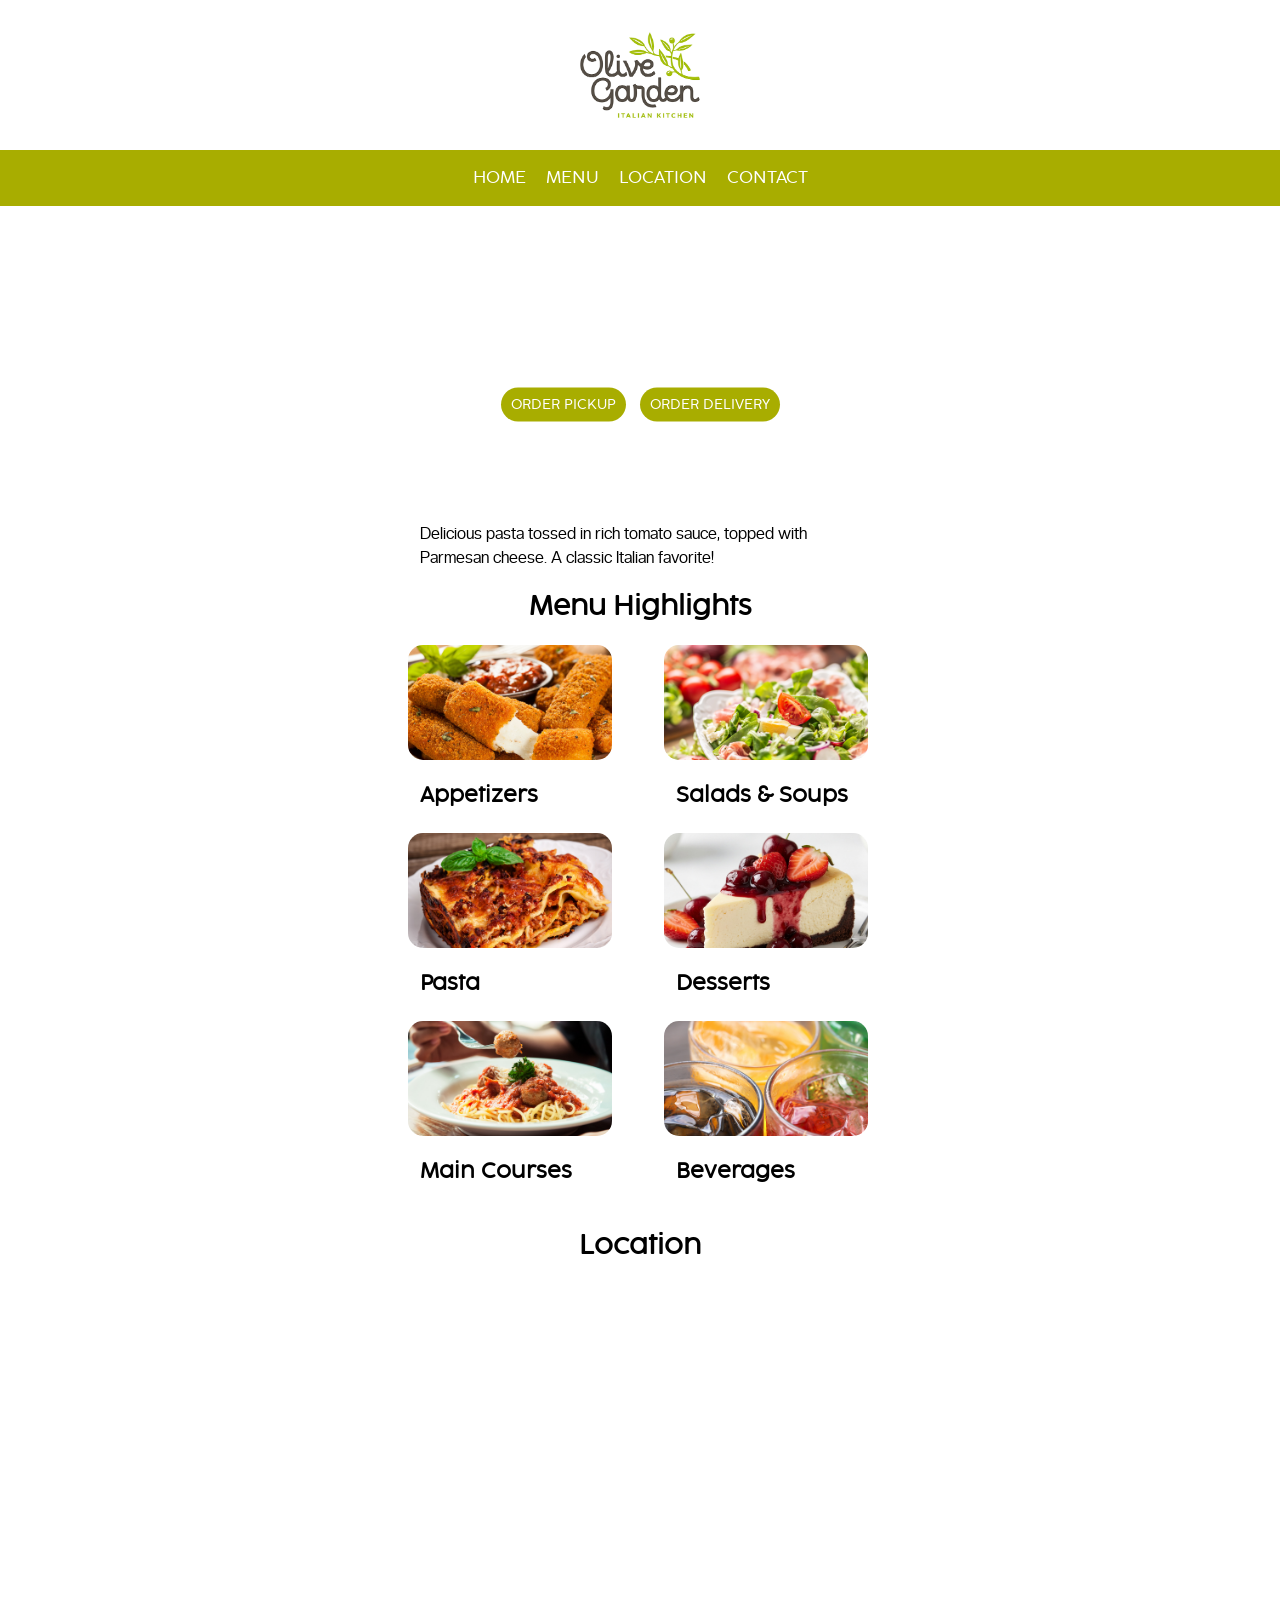
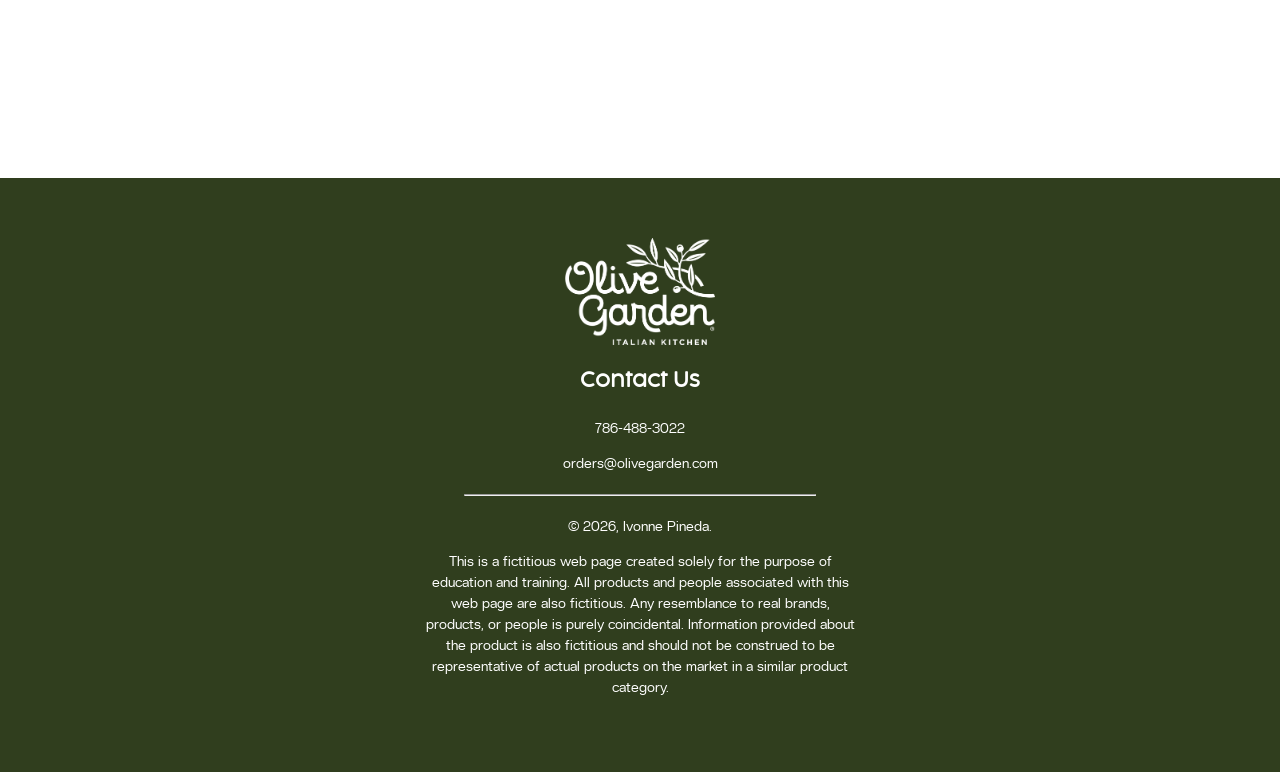
<file: gra1750p6IvonnePineda2026/index.html>
<!doctype html>
<html>
<head>
<meta charset="utf-8">
<meta name="viewport" content="width=device-width, initial-scale=1.0">
<meta name="format-detection" content="telephone=no">
<title>Olive Garden | Ivonne Pineda, 2026</title>
	
	

    <style>
		
	@font-face {
    font-family: 'cocogooseprotriallight';
    src: url('cocogoose-pro-light-trial-webfont.woff2') format('woff2'),
    url('cocogoose-pro-light-trial-webfont.woff') format('woff');
    font-weight: normal;
    font-style: normal;
	}
	
    @font-face {
    font-family: 'creato_displayregular';
    src: url('creatodisplay-regular-webfont.woff2') format('woff2'),
    url('creatodisplay-regular-webfont.woff') format('woff');
    font-weight: normal;
    font-style: normal;
    }
		
		.logo{
		padding: 30px;
		width: 220px;
	    box-sizing: border-box;
		margin: 0 auto;
		display: block;
		}

		nav {
        background-color: #A8AD00;
        color: white;
        text-align: center;
        padding: 20px;
	    font-family: 'cocogooseprotriallight';
        word-spacing: 15px;

        }
	    h1{
        font-family: 'cocogooseprotriallight';
	    font-weight: normal;
        margin-left: 20px;
        margin-right: 20px;
	    display: none;
		}
	    h2{
        font-family: 'cocogooseprotriallight';
  	    font-size: 35px;
	    margin-left: 20px;
        margin-right: 20px;
	    text-align: center;
	    line-height: 1.5;
		}
		p {
        padding-left: 30px;
        padding-right: 30px;
		line-height: 1.5;
        }
	    h3{
        font-family: 'cocogooseprotriallight';
	    font-size: 25px;
	    margin-left: 20px;
        margin-right: 20px;
	    text-align: center;
		}
		h4{
        font-family: 'cocogooseprotriallight';
	    margin-left: 30px;
        margin-right: 30px;
	    font-size: 20px;
		}
		body{
		margin: 0;
		background-color: white;
        font-family: 'creato_displayregular';
			
			}
		wrapper{
		width: 100%;
        max-width: 500px;
        display: block;
        margin: auto;
        background-color: rgba(255,255,255,0.50);
        padding: 0;
			}
		header{
		background-color: white; 
		}
		.banner {
		width: 100%;
        max-width: 500px;
        display: block;
        margin: auto;
        filter: brightness(85%);			
		height: 300px;
        object-fit: cover;
		}
		.hero {
        position: relative;
        }
		.hero-text {
        position: absolute;
        top: 50%;
        width: 100%;
        transform: translateY(-50%);
        text-align: center;
        color: white;
        }
        .hero-text h2 {
        line-height: 1.1;
        margin: 10px;
        }

        button {
        background-color: #A8AD00;
        color: white;
	    font-family: 'cocogooseprotriallight';
        border: none;
        border-radius: 20px;
        padding: 10px;
        margin: 5px;
        }
		button:hover {
        background-color: #5B7138;
        cursor: pointer;
        }
		.topwrapper{
        width: 100%;
        max-width: none;
        background-color: white;		
		}
		
		.menu {
        width: 85%;
        max-width: 400px;
	    height: auto;
        border-radius: 15px;
        display: block;
        margin: auto;
		}
		ul {
        padding: 0;
	    margin: 0;
		}
		ul li {
        list-style-type: none;	
		}
		
		footer{
		background-color: #303E1E;
		font-size: 14px;
		color: white;
        padding: 20px 0;
		margin: auto;
	    }
		.footer-content {
        max-width: 500px;
        margin: auto;
	    text-align: center;
		padding: 40px 0;
        }
		.footer-logo {
        width: 150px;
        height: auto;
        display: block;
        margin: 0 auto 20px;
        }
		footer hr {
        width: 70%;
        margin: 20px auto;
        border-radius: 10px;
        }
		main {
        padding-bottom: 40px;
        }
		
		article{
			display: grid;
			grid-template-columns: auto;
			gap:16px;
		}
		@media (min-width:1000px) {
			wrapper{
				width:1000px;
			}
			article{
				grid-template-columns: 48% 48%;
			}
		}
	
	</style>	
</head>

<body>
	<header>
		<wrapper class= "topwrapper" >
			<img src="Olive-garden-logo.png" class="logo" />
			<h1>Olive Garden</h1>
			
			<nav>
            <span>HOME</span>
            <span>MENU</span>
            <span>LOCATION</span>
            <span>CONTACT</span>
            </nav>
			
			</wrapper>
		</header>
	
	<wrapper>
		
		<main>
            <div class="hero">
            <video class="banner" autoplay muted loop playsinline>
            <source src="pasta.mp4" type="video/mp4">
            </video>			<div class="hero-text">
            <h2>Our Fan-Favorite<br>Italian Pasta</h2>
		    <div class="buttons">
            <button>ORDER PICKUP</button>
            <button>ORDER DELIVERY</button>
            </div>
            </div>
            </div>
			<p>
            Delicious pasta tossed in rich tomato sauce,
            topped with Parmesan cheese. A classic Italian favorite!
            </p> 
			
			<h3>Menu Highlights</h3>
			
            <article> 
			<section>
			<ul>	
			<li>
			<img src="appetizers.jpg" class="menu" /> 
			<h4>Appetizers</h4> 	
		    </li> 
				
			<li>
			<img src="pasta.jpg" class="menu" /> 
			<h4>Pasta</h4> 	
		    </li> 
		
			<li>
			<img src="main-course.jpg" class="menu" /> 
			<h4>Main Courses</h4> 	
		    </li> 
				</ul></section>
	
	        <section>
			<ul>
			<li>
			<img src="salads-and-soups.jpg" class="menu" /> 
			<h4>Salads &amp; Soups</h4> 	
		    </li> 
				
			<li>
			<img src="desserts.jpg" class="menu" /> 
			<h4>Desserts</h4> 	
		    </li> 
				
			<li>
			<img src="beverages.jpg" class="menu" /> 
			<h4>Beverages</h4> 	
		    </li> 
			</ul> </section>
			</article>
			
			<section> 
			<h3>Location</h3>
			
			<iframe src="https://www.google.com/maps/embed?pb=!1m18!1m12!1m3!1d3587.793517078778!2d-80.15065892302692!3d25.942003801128543!2m3!1f0!2f0!3f0!3m2!1i1024!2i768!4f13.1!3m3!1m2!1s0x88d9adab5336e62f%3A0xe3225cd517787cea!2sOlive%20Garden%20Italian%20Restaurant!5e0!3m2!1ses-419!2sus!4v1793586193393!5m2!1ses-419!2sus" width="100%" height="450" style="border:0;" allowfullscreen="" loading="lazy" referrerpolicy="strict-origin-when-cross-origin"></iframe>
           </section>
		
		</main>
		
	</wrapper>
	<footer>
			   <div class="footer-content">
        <img src="logo-white.webp" class="footer-logo">

        <h4>Contact Us</h4>
        <p>786-488-3022</p>
        <p>orders@olivegarden.com</p>

        <hr>

			<p>&copy; 2026, Ivonne Pineda.</p>
    <p>This is a fictitious web page created solely for the purpose of education and training. All products and people associated with this web page are also fictitious. Any resemblance to real brands, products, or people is purely coincidental. Information provided about the product is also fictitious and should not be construed to be representative of actual products on the market in a similar product category.</p>
		    </div>
</footer>
</body>
</html>
</file>
